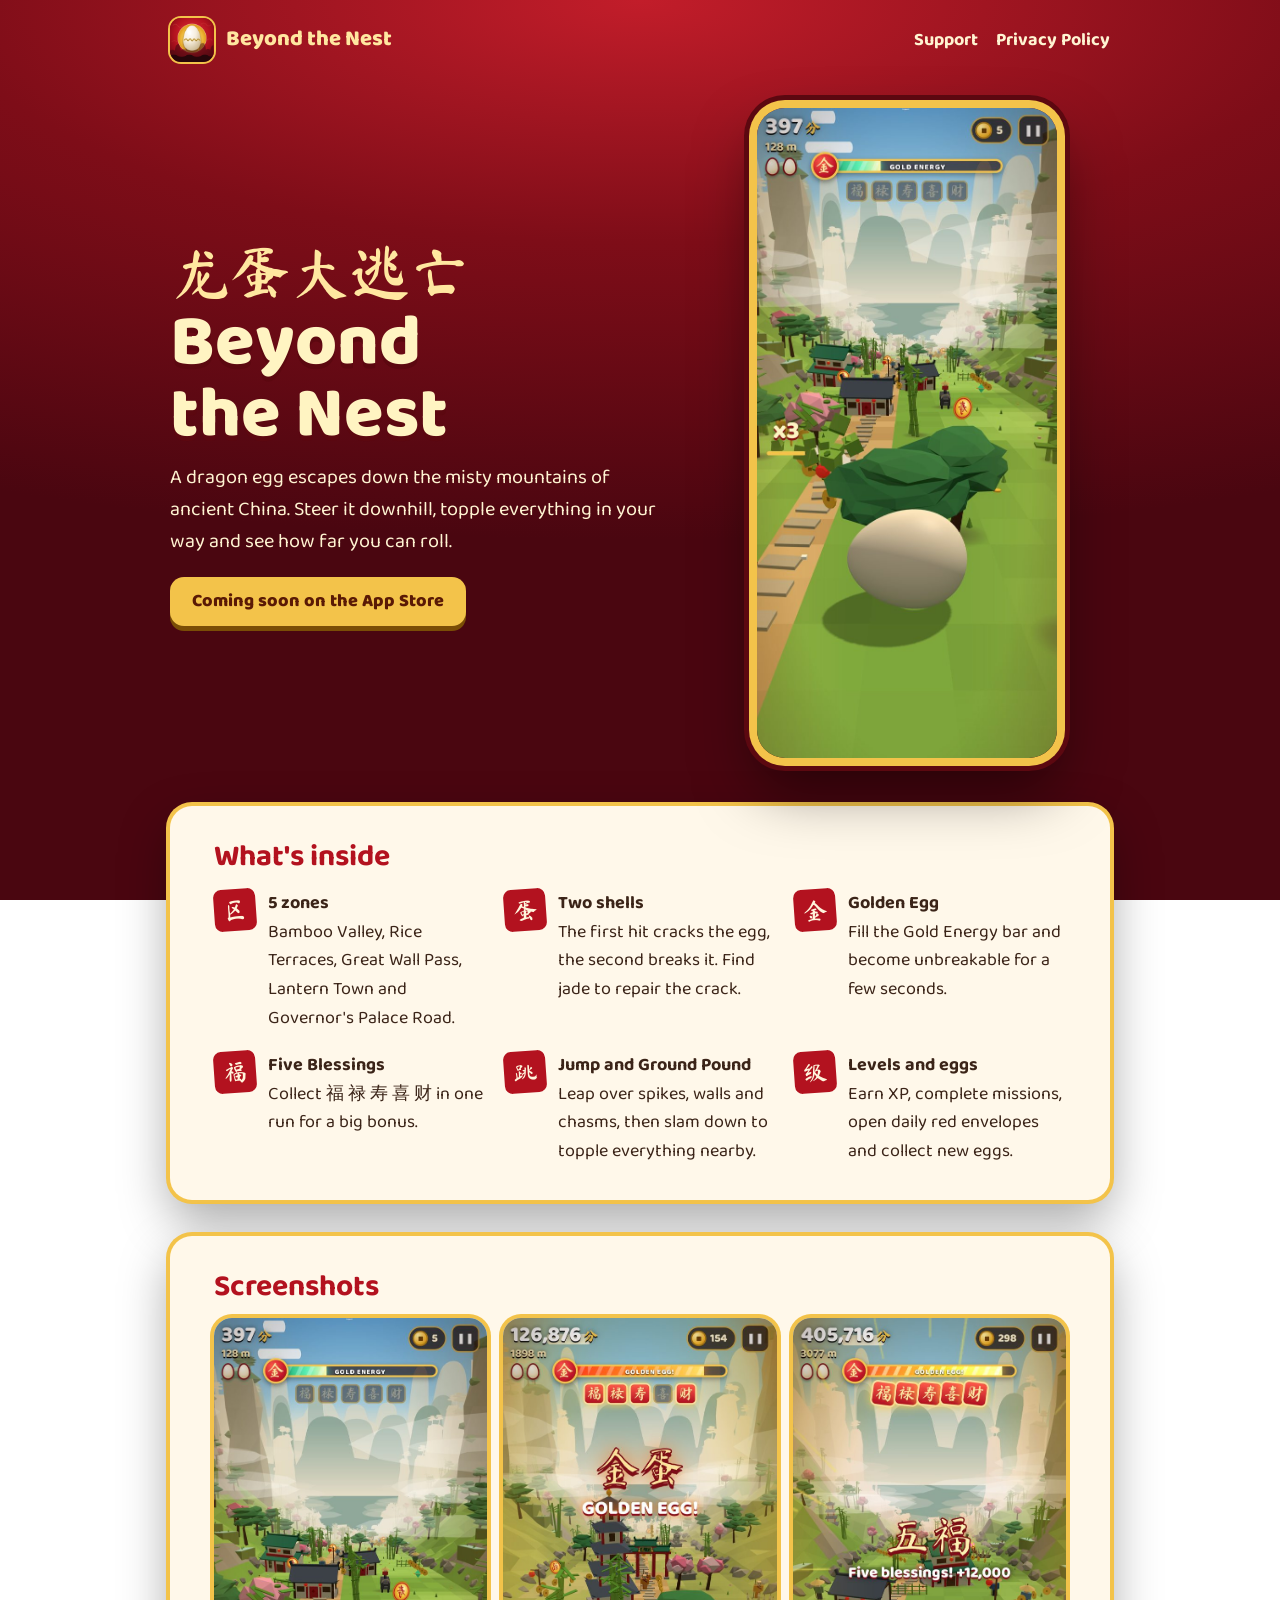
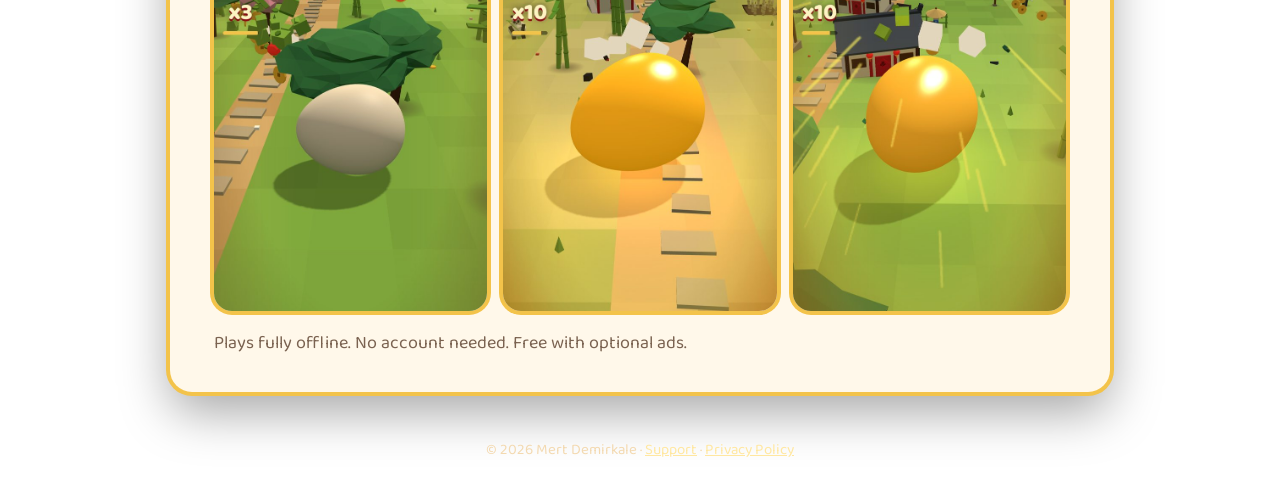
<file: index.html>
<!doctype html>
<html lang="en">
<head>
<meta charset="utf-8">
<meta name="viewport" content="width=device-width,initial-scale=1">
<title>Beyond the Nest</title>
<meta name="description" content="Beyond the Nest is a low-poly downhill rolling game: a dragon egg escapes down the mountains of ancient China.">
<link rel="icon" href="icon.png">
<link rel="preconnect" href="https://fonts.googleapis.com"><link rel="preconnect" href="https://fonts.gstatic.com" crossorigin>
<link rel="stylesheet" href="https://fonts.googleapis.com/css2?family=Baloo+2:wght@500;700;800&family=Ma+Shan+Zheng&display=swap">
<link rel="stylesheet" href="style.css">
</head>
<body>
<div class="wrap">
  <header class="top">
    <a class="brand" href="./"><img src="icon.png" alt="">Beyond the Nest</a>
    <nav><a href="support.html">Support</a><a href="privacy.html">Privacy Policy</a></nav>
  </header>

  <section class="hero">
    <div>
      <p class="zh">龙蛋大逃亡</p>
      <h1>Beyond the Nest</h1>
      <p>A dragon egg escapes down the misty mountains of ancient China. Steer it downhill, topple everything in your way and see how far you can roll.</p>
      <span class="badge">Coming soon on the App Store</span>
    </div>
    <div class="phones"><img src="hero.jpg" alt="The dragon egg rolling through Bamboo Valley"></div>
  </section>

  <section class="paper">
    <h2>What's inside</h2>
    <ul class="feat">
      <li><span class="seal">区</span><div><b>5 zones</b>Bamboo Valley, Rice Terraces, Great Wall Pass, Lantern Town and Governor's Palace Road.</div></li>
      <li><span class="seal">蛋</span><div><b>Two shells</b>The first hit cracks the egg, the second breaks it. Find jade to repair the crack.</div></li>
      <li><span class="seal">金</span><div><b>Golden Egg</b>Fill the Gold Energy bar and become unbreakable for a few seconds.</div></li>
      <li><span class="seal">福</span><div><b>Five Blessings</b>Collect 福 禄 寿 喜 财 in one run for a big bonus.</div></li>
      <li><span class="seal">跳</span><div><b>Jump and Ground Pound</b>Leap over spikes, walls and chasms, then slam down to topple everything nearby.</div></li>
      <li><span class="seal">级</span><div><b>Levels and eggs</b>Earn XP, complete missions, open daily red envelopes and collect new eggs.</div></li>
    </ul>
  </section>

  <section class="paper">
    <h2>Screenshots</h2>
    <div class="gallery">
      <img src="hero.jpg" alt="Rolling through Bamboo Valley" loading="lazy">
      <img src="gold.jpg" alt="The Golden Egg" loading="lazy">
      <img src="bless.jpg" alt="Five Blessings bonus" loading="lazy">
    </div>
    <p class="muted" style="margin:18px 0 0">Plays fully offline. No account needed. Free with optional ads.</p>
  </section>

  <footer>© 2026 Mert Demirkale · <a href="support.html">Support</a> · <a href="privacy.html">Privacy Policy</a></footer>
</div>
</body>
</html>
</file>
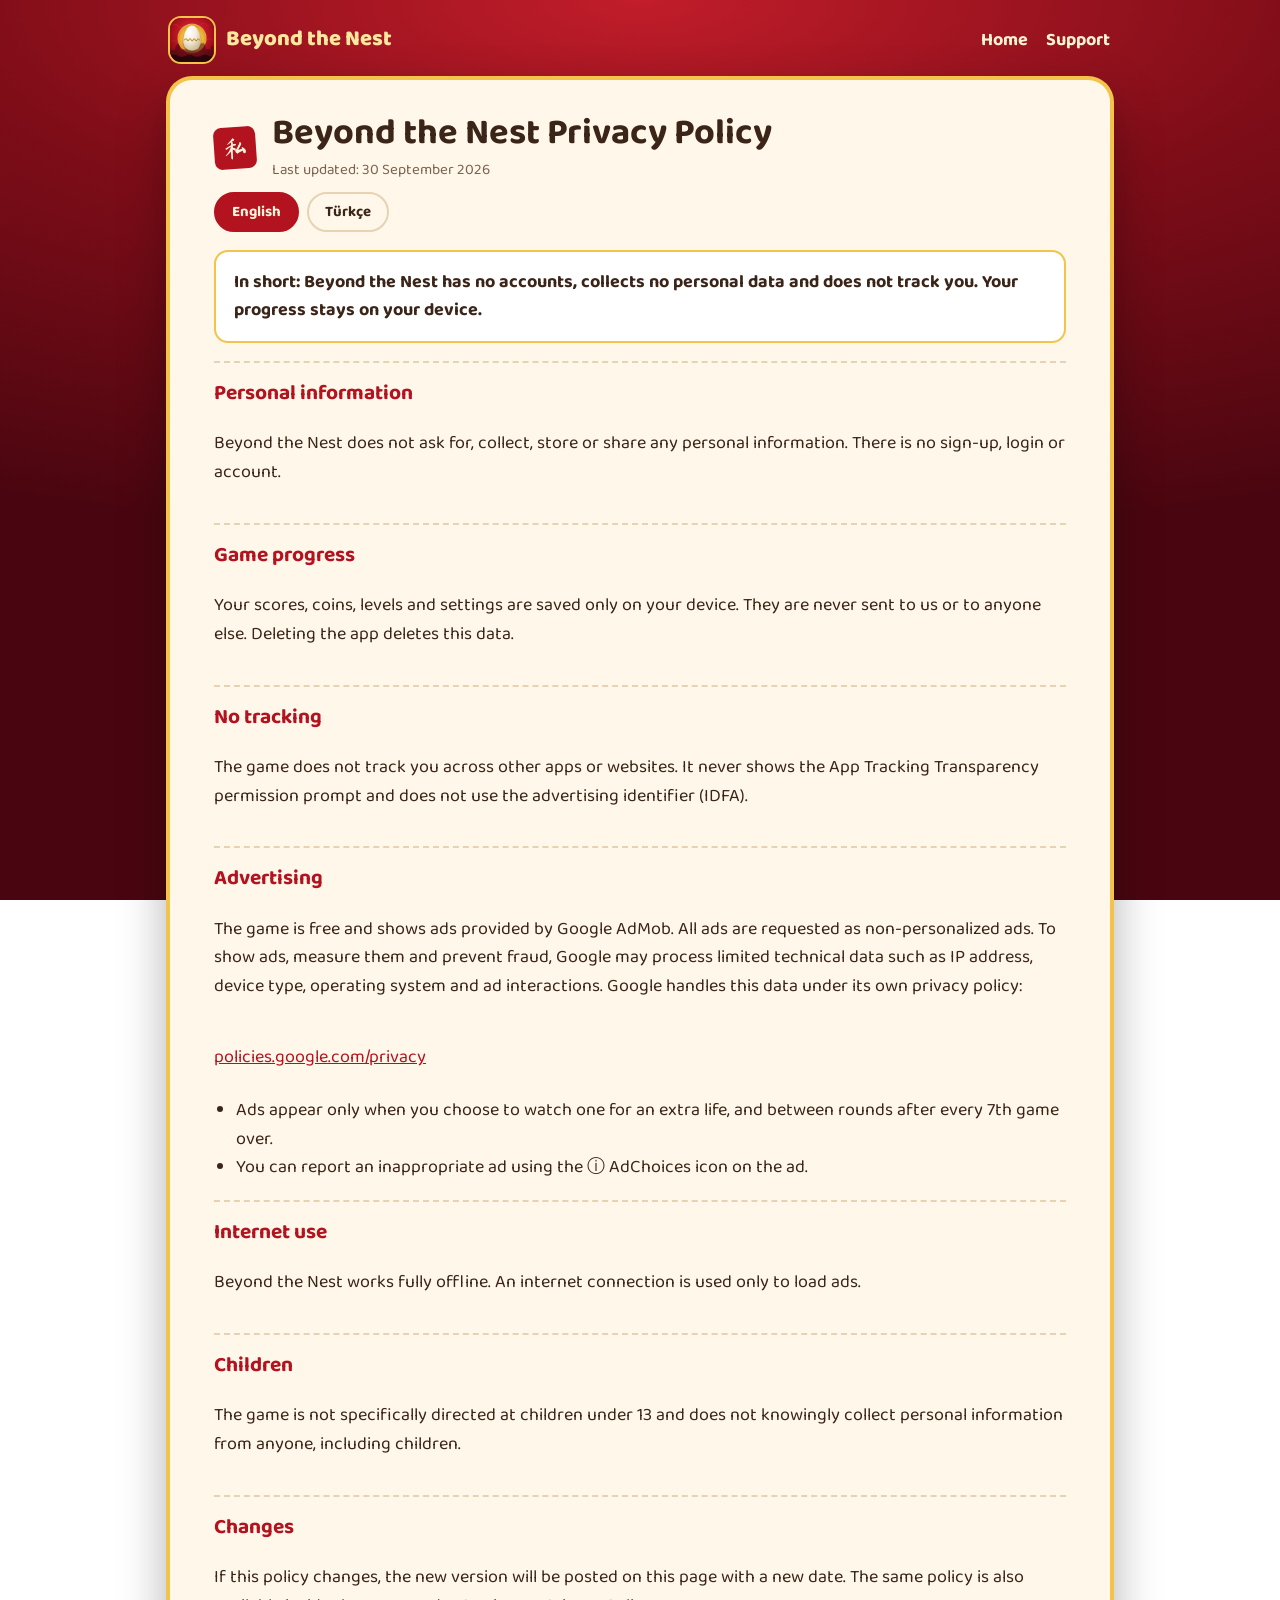
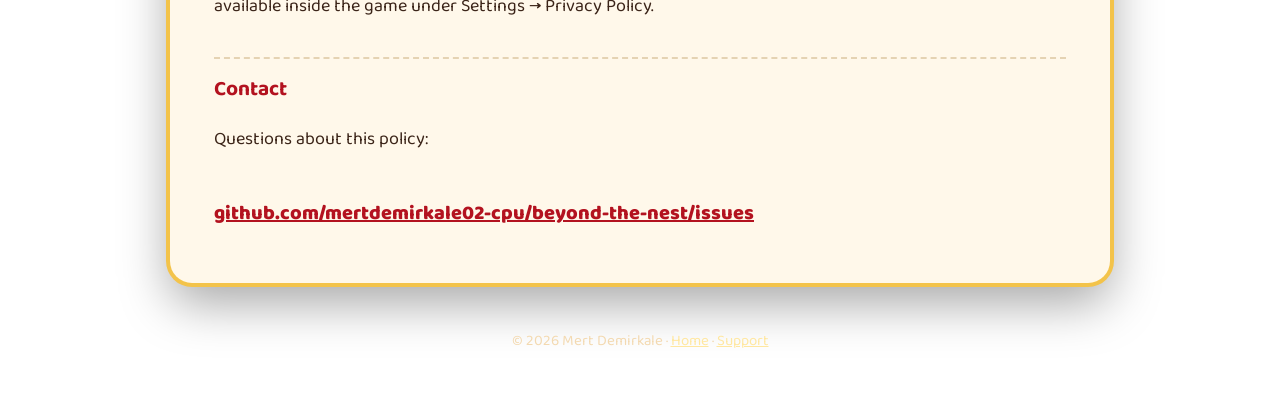
<file: privacy.html>
<!doctype html>
<html lang="en">
<head>
<meta charset="utf-8">
<meta name="viewport" content="width=device-width,initial-scale=1">
<title>Beyond the Nest Privacy Policy</title>
<link rel="icon" href="icon.png">
<link rel="preconnect" href="https://fonts.googleapis.com"><link rel="preconnect" href="https://fonts.gstatic.com" crossorigin>
<link rel="stylesheet" href="https://fonts.googleapis.com/css2?family=Baloo+2:wght@500;700;800&family=Ma+Shan+Zheng&display=swap">
<link rel="stylesheet" href="style.css">
<style>
.paper section{display:grid;gap:6px;padding-top:18px;margin-top:18px;border-top:2px dashed var(--rule)}
.paper section h2{font-size:21px;margin:0}
.paper header{display:flex;gap:16px;align-items:center;margin-bottom:10px}
.paper header h1{margin:0;font-size:clamp(26px,5vw,36px);line-height:1.1;color:var(--ink)}
.paper .meta{margin:4px 0 0;color:var(--muted);font-size:15px}
.summary{background:#fff;border:2px solid var(--gold);border-radius:14px;padding:16px 18px;font-weight:700;margin:6px 0}
.summary p{margin:0}
.paper ul{margin:0;padding-left:22px}
</style>
</head>
<body>
<div class="wrap">
  <header class="top">
    <a class="brand" href="./"><img src="icon.png" alt="">Beyond the Nest</a>
    <nav><a href="./">Home</a><a href="support.html">Support</a></nav>
  </header>
<section class="paper">
  <header>
    <div class="seal" aria-hidden="true">私</div>
    <div>
      <h1 data-en="Beyond the Nest Privacy Policy" data-tr="Beyond the Nest Gizlilik Politikası">Beyond the Nest Privacy Policy</h1>
      <p class="meta" data-en="Last updated: 30 September 2026" data-tr="Son güncelleme: 30 Eylül 2026">Last updated: 30 September 2026</p>
    </div>
  </header>

  <div class="lang" role="group" aria-label="Language">
    <button type="button" id="btn-en" aria-pressed="true" data-l="en">English</button>
    <button type="button" id="btn-tr" aria-pressed="false" data-l="tr">Türkçe</button>
  </div>

  <div class="summary"><p data-en="In short: Beyond the Nest has no accounts, collects no personal data and does not track you. Your progress stays on your device." data-tr="Kısaca: Beyond the Nest'te hesap yoktur, kişisel veri toplanmaz ve seni takip etmez. İlerlemen cihazında kalır.">In short: Beyond the Nest has no accounts, collects no personal data and does not track you. Your progress stays on your device.</p></div>

  <section>
    <h2 data-en="Personal information" data-tr="Kişisel bilgiler">Personal information</h2>
    <p data-en="Beyond the Nest does not ask for, collect, store or share any personal information. There is no sign-up, login or account." data-tr="Beyond the Nest hiçbir kişisel bilgi istemez, toplamaz, saklamaz ya da paylaşmaz. Üyelik, giriş veya hesap yoktur.">Beyond the Nest does not ask for, collect, store or share any personal information. There is no sign-up, login or account.</p>
  </section>

  <section>
    <h2 data-en="Game progress" data-tr="Oyun ilerlemesi">Game progress</h2>
    <p data-en="Your scores, coins, levels and settings are saved only on your device. They are never sent to us or to anyone else. Deleting the app deletes this data." data-tr="Skorların, sikkelerin, seviyen ve ayarların yalnızca cihazında saklanır. Bize ya da başka birine asla gönderilmez. Uygulamayı silmek bu verileri de siler.">Your scores, coins, levels and settings are saved only on your device. They are never sent to us or to anyone else. Deleting the app deletes this data.</p>
  </section>

  <section>
    <h2 data-en="No tracking" data-tr="Takip yok">No tracking</h2>
    <p data-en="The game does not track you across other apps or websites. It never shows the App Tracking Transparency permission prompt and does not use the advertising identifier (IDFA)." data-tr="Oyun seni başka uygulamalarda veya web sitelerinde takip etmez. Uygulama Takip Şeffaflığı izin penceresini hiç göstermez ve reklam kimliğini (IDFA) kullanmaz.">The game does not track you across other apps or websites. It never shows the App Tracking Transparency permission prompt and does not use the advertising identifier (IDFA).</p>
  </section>

  <section>
    <h2 data-en="Advertising" data-tr="Reklamlar">Advertising</h2>
    <p data-en="The game is free and shows ads provided by Google AdMob. All ads are requested as non-personalized ads. To show ads, measure them and prevent fraud, Google may process limited technical data such as IP address, device type, operating system and ad interactions. Google handles this data under its own privacy policy:" data-tr="Oyun ücretsizdir ve Google AdMob reklamları gösterir. Tüm reklamlar kişiselleştirilmemiş reklam olarak istenir. Reklamları göstermek, ölçmek ve sahtekârlığı önlemek için Google; IP adresi, cihaz türü, işletim sistemi ve reklam etkileşimleri gibi sınırlı teknik verileri işleyebilir. Google bu verileri kendi gizlilik politikasına göre işler:">The game is free and shows ads provided by Google AdMob. All ads are requested as non-personalized ads. To show ads, measure them and prevent fraud, Google may process limited technical data such as IP address, device type, operating system and ad interactions. Google handles this data under its own privacy policy:</p>
    <p><a href="https://policies.google.com/privacy" rel="noopener">policies.google.com/privacy</a></p>
    <ul>
      <li data-en="Ads appear only when you choose to watch one for an extra life, and between rounds after every 7th game over." data-tr="Reklamlar yalnızca ekstra can için izlemeyi seçtiğinde ve her 7. oyun sonunda turlar arasında görünür.">Ads appear only when you choose to watch one for an extra life, and between rounds after every 7th game over.</li>
      <li data-en="You can report an inappropriate ad using the ⓘ AdChoices icon on the ad." data-tr="Uygunsuz bir reklamı, reklamın üzerindeki ⓘ AdChoices simgesiyle bildirebilirsin.">You can report an inappropriate ad using the ⓘ AdChoices icon on the ad.</li>
    </ul>
  </section>

  <section>
    <h2 data-en="Internet use" data-tr="İnternet kullanımı">Internet use</h2>
    <p data-en="Beyond the Nest works fully offline. An internet connection is used only to load ads." data-tr="Beyond the Nest tamamen internetsiz çalışır. İnternet bağlantısı yalnızca reklamları yüklemek için kullanılır.">Beyond the Nest works fully offline. An internet connection is used only to load ads.</p>
  </section>

  <section>
    <h2 data-en="Children" data-tr="Çocuklar">Children</h2>
    <p data-en="The game is not specifically directed at children under 13 and does not knowingly collect personal information from anyone, including children." data-tr="Oyun özellikle 13 yaş altı çocuklara yönelik değildir ve çocuklar dahil hiç kimseden bilerek kişisel bilgi toplamaz.">The game is not specifically directed at children under 13 and does not knowingly collect personal information from anyone, including children.</p>
  </section>

  <section>
    <h2 data-en="Changes" data-tr="Değişiklikler">Changes</h2>
    <p data-en="If this policy changes, the new version will be posted on this page with a new date. The same policy is also available inside the game under Settings → Privacy Policy." data-tr="Bu politika değişirse yeni sürüm yeni tarihle bu sayfada yayınlanır. Aynı politika oyunun içinde Ayarlar → Gizlilik Politikası bölümünde de bulunur.">If this policy changes, the new version will be posted on this page with a new date. The same policy is also available inside the game under Settings → Privacy Policy.</p>
  </section>

  
  <section>
    <h2 data-en="Contact" data-tr="İletişim">Contact</h2>
    <p data-en="Questions about this policy:" data-tr="Bu politika hakkındaki sorular için:">Questions about this policy:</p>
    <p class="mail"><a href="https://github.com/mertdemirkale02-cpu/beyond-the-nest/issues">github.com/mertdemirkale02-cpu/beyond-the-nest/issues</a></p>
  </section>
</section>
  <footer>© 2026 Mert Demirkale · <a href="./">Home</a> · <a href="support.html">Support</a></footer>
</div>
<script>
(function(){
  const btns=document.querySelectorAll('.lang button');
  function setLang(l){
    document.documentElement.lang=l;
    document.querySelectorAll('[data-en]').forEach(el=>{el.textContent=el.getAttribute('data-'+l)});
    btns.forEach(b=>b.setAttribute('aria-pressed',String(b.dataset.l===l)));
    try{localStorage.setItem('btn-lang',l)}catch(e){}
  }
  btns.forEach(b=>b.addEventListener('click',()=>setLang(b.dataset.l)));
  let l='en';try{l=localStorage.getItem('btn-lang')||(navigator.language||'').slice(0,2)}catch(e){}
  setLang(l==='tr'?'tr':'en');
})();
</script>

</body>
</html>
</file>
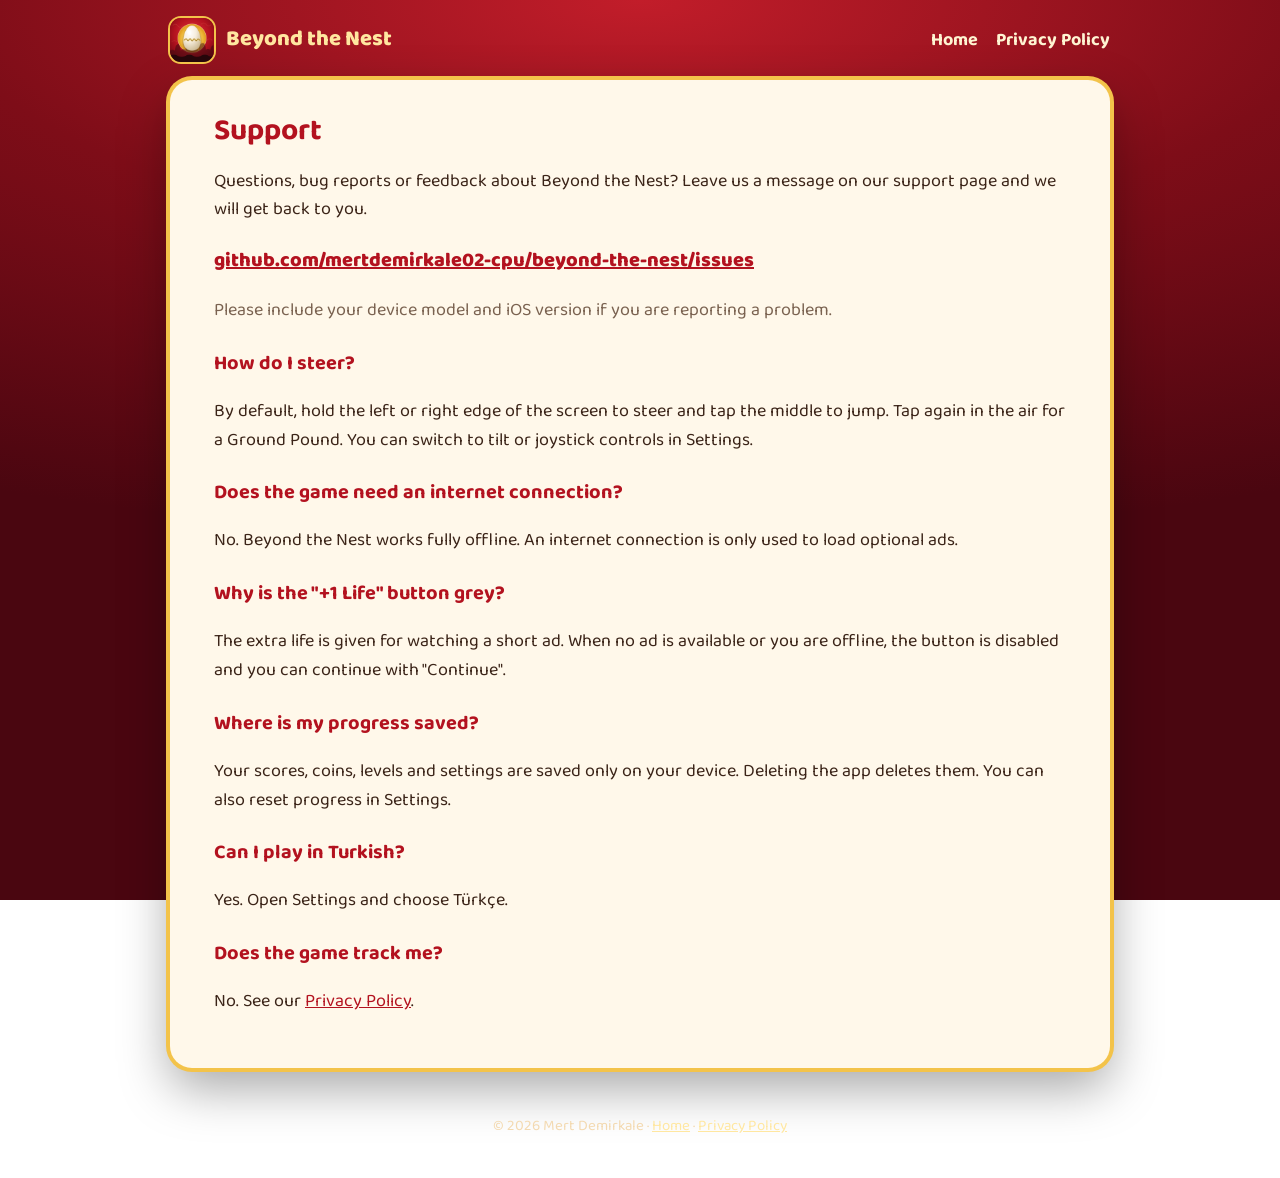
<file: support.html>
<!doctype html>
<html lang="en">
<head>
<meta charset="utf-8">
<meta name="viewport" content="width=device-width,initial-scale=1">
<title>Beyond the Nest Support</title>
<link rel="icon" href="icon.png">
<link rel="preconnect" href="https://fonts.googleapis.com"><link rel="preconnect" href="https://fonts.gstatic.com" crossorigin>
<link rel="stylesheet" href="https://fonts.googleapis.com/css2?family=Baloo+2:wght@500;700;800&family=Ma+Shan+Zheng&display=swap">
<link rel="stylesheet" href="style.css">
</head>
<body>
<div class="wrap">
  <header class="top">
    <a class="brand" href="./"><img src="icon.png" alt="">Beyond the Nest</a>
    <nav><a href="./">Home</a><a href="privacy.html">Privacy Policy</a></nav>
  </header>

  <section class="paper">
    <h2>Support</h2>
    <p>Questions, bug reports or feedback about Beyond the Nest? Leave us a message on our support page and we will get back to you.</p>
    <p class="mail"><a href="https://github.com/mertdemirkale02-cpu/beyond-the-nest/issues">github.com/mertdemirkale02-cpu/beyond-the-nest/issues</a></p>
    <p class="muted">Please include your device model and iOS version if you are reporting a problem.</p>

    <h3>How do I steer?</h3>
    <p>By default, hold the left or right edge of the screen to steer and tap the middle to jump. Tap again in the air for a Ground Pound. You can switch to tilt or joystick controls in Settings.</p>
    <h3>Does the game need an internet connection?</h3>
    <p>No. Beyond the Nest works fully offline. An internet connection is only used to load optional ads.</p>
    <h3>Why is the "+1 Life" button grey?</h3>
    <p>The extra life is given for watching a short ad. When no ad is available or you are offline, the button is disabled and you can continue with "Continue".</p>
    <h3>Where is my progress saved?</h3>
    <p>Your scores, coins, levels and settings are saved only on your device. Deleting the app deletes them. You can also reset progress in Settings.</p>
    <h3>Can I play in Turkish?</h3>
    <p>Yes. Open Settings and choose Türkçe.</p>
    <h3>Does the game track me?</h3>
    <p>No. See our <a href="privacy.html">Privacy Policy</a>.</p>
  </section>

  <footer>© 2026 Mert Demirkale · <a href="./">Home</a> · <a href="privacy.html">Privacy Policy</a></footer>
</div>
</body>
</html>
</file>
<file: style.css>
/* Beyond the Nest: red lacquer + gold, paper panels */
:root{
  --bg:#7e0d18; --bg2:#4a0610; --paper:#fff8ea; --ink:#3b2418; --muted:#7a6250;
  --red:#b3121f; --gold:#f3c34a; --gold2:#ffe7a0; --rule:#e5d3b3;
  --display:"Baloo 2",system-ui,-apple-system,"Segoe UI",sans-serif;
  --zh:"Ma Shan Zheng","Kaiti SC","STKaiti",serif;
}
*{box-sizing:border-box}
html{-webkit-text-size-adjust:100%}
body{margin:0;background:radial-gradient(120% 60% at 50% 0%,#c21d2a 0%,var(--bg) 45%,var(--bg2) 100%) fixed;color:var(--ink);font-family:var(--display);font-size:18px;line-height:1.6}
a{color:var(--red)}
.wrap{max-width:980px;margin:0 auto;padding:0 20px}
header.top{display:flex;align-items:center;justify-content:space-between;gap:16px;padding:18px 0;flex-wrap:wrap}
.brand{display:flex;align-items:center;gap:12px;color:var(--gold2);text-decoration:none;font-weight:800;font-size:22px}
.brand img{width:44px;height:44px;border-radius:11px;box-shadow:0 0 0 2px var(--gold)}
nav{display:flex;gap:18px;flex-wrap:wrap}
nav a{color:#fff4d2;text-decoration:none;font-weight:700}
nav a:hover,nav a:focus-visible{color:var(--gold2);text-decoration:underline}
.hero{display:grid;grid-template-columns:1.1fr .9fr;gap:36px;align-items:center;padding:28px 0 48px;color:#fff4d2}
.hero .zh{font-family:var(--zh);font-size:clamp(38px,6vw,60px);color:var(--gold2);line-height:1;margin:0}
.hero h1{margin:6px 0 10px;font-size:clamp(40px,7vw,72px);line-height:1;font-weight:800;color:#fff4c2;text-shadow:0 5px 0 #5c0810;text-wrap:balance}
.hero p{font-size:20px;max-width:34em;margin:0 0 20px}
.badge{display:inline-block;background:var(--gold);color:#5a1a05;font-weight:800;padding:10px 22px;border-radius:14px;box-shadow:0 5px 0 #7a4d06;text-decoration:none}
.phones{display:flex;justify-content:center}
.phones img{width:min(300px,80%);border-radius:28px;box-shadow:0 0 0 8px var(--gold),0 0 0 13px #5c0810,0 30px 60px rgba(0,0,0,.5)}
.paper{background:var(--paper);border-radius:22px;padding:34px clamp(20px,4vw,44px);margin:0 0 36px;box-shadow:0 0 0 4px var(--gold),0 20px 50px rgba(0,0,0,.35)}
.paper h2{margin:0 0 14px;color:var(--red);font-size:30px;line-height:1.15}
.paper h3{margin:22px 0 4px;color:var(--red);font-size:20px}
.feat{display:grid;grid-template-columns:repeat(auto-fit,minmax(240px,1fr));gap:18px;margin:10px 0 0;padding:0;list-style:none}
.feat li{display:flex;gap:12px;align-items:flex-start}
.seal{flex:none;width:42px;height:42px;display:grid;place-items:center;background:var(--red);color:#fff5dc;font-family:var(--zh);font-size:24px;border-radius:8px;transform:rotate(-4deg)}
.feat b{display:block;color:var(--ink)}
.gallery{display:grid;grid-template-columns:repeat(3,1fr);gap:16px}
.gallery img{width:100%;border-radius:18px;box-shadow:0 0 0 4px var(--gold)}
.muted{color:var(--muted)}
.mail{font-weight:800;font-size:20px;user-select:all;word-break:break-all}
footer{color:#f3d9b0;text-align:center;padding:10px 0 40px;font-size:15px}
footer a{color:var(--gold2)}
.lang{display:flex;gap:8px;margin:0 0 18px}
.lang button{font:700 15px var(--display);padding:6px 16px;border-radius:30px;border:2px solid var(--rule);background:transparent;color:var(--ink);cursor:pointer}
.lang button[aria-pressed="true"]{background:var(--red);border-color:var(--red);color:#fff5dc}
@media (max-width:760px){.hero{grid-template-columns:1fr;text-align:center}.hero p{margin-inline:auto}.gallery{grid-template-columns:1fr 1fr}.gallery img:nth-child(3){display:none}}
</file>
